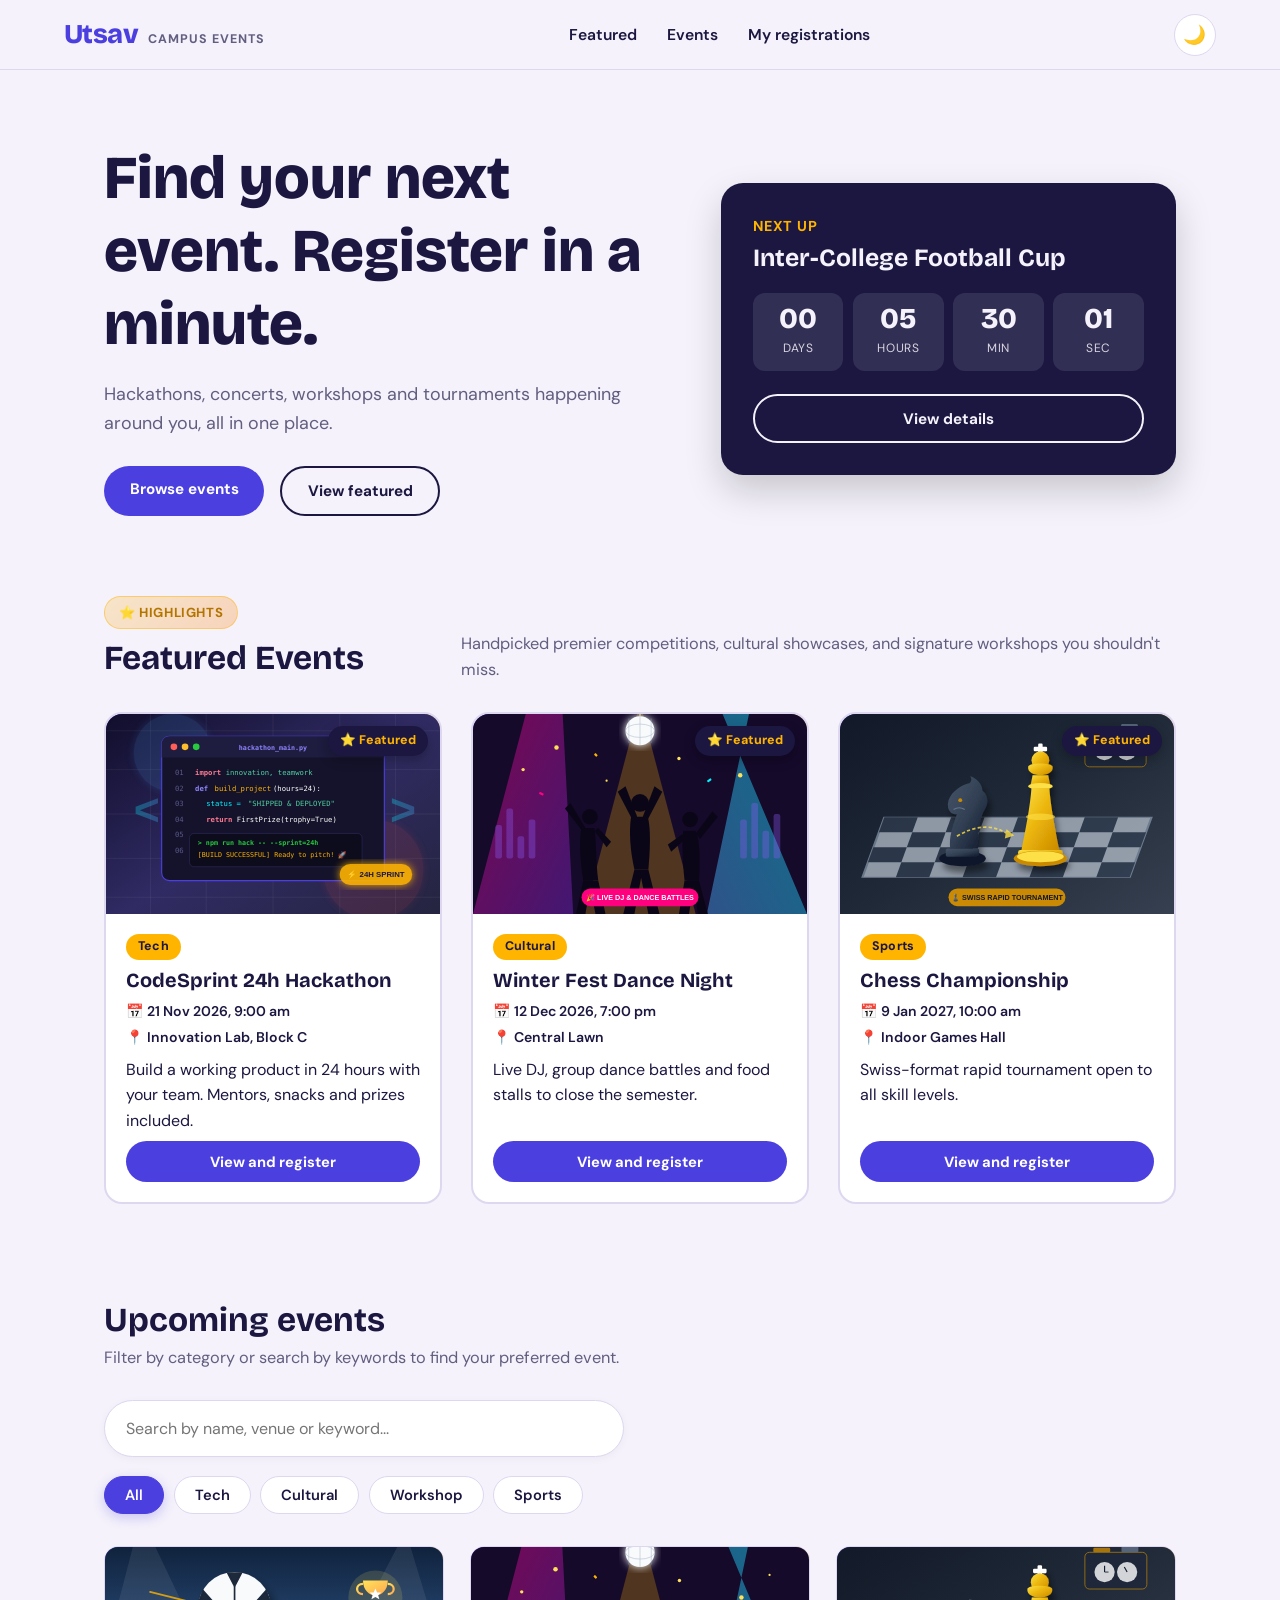
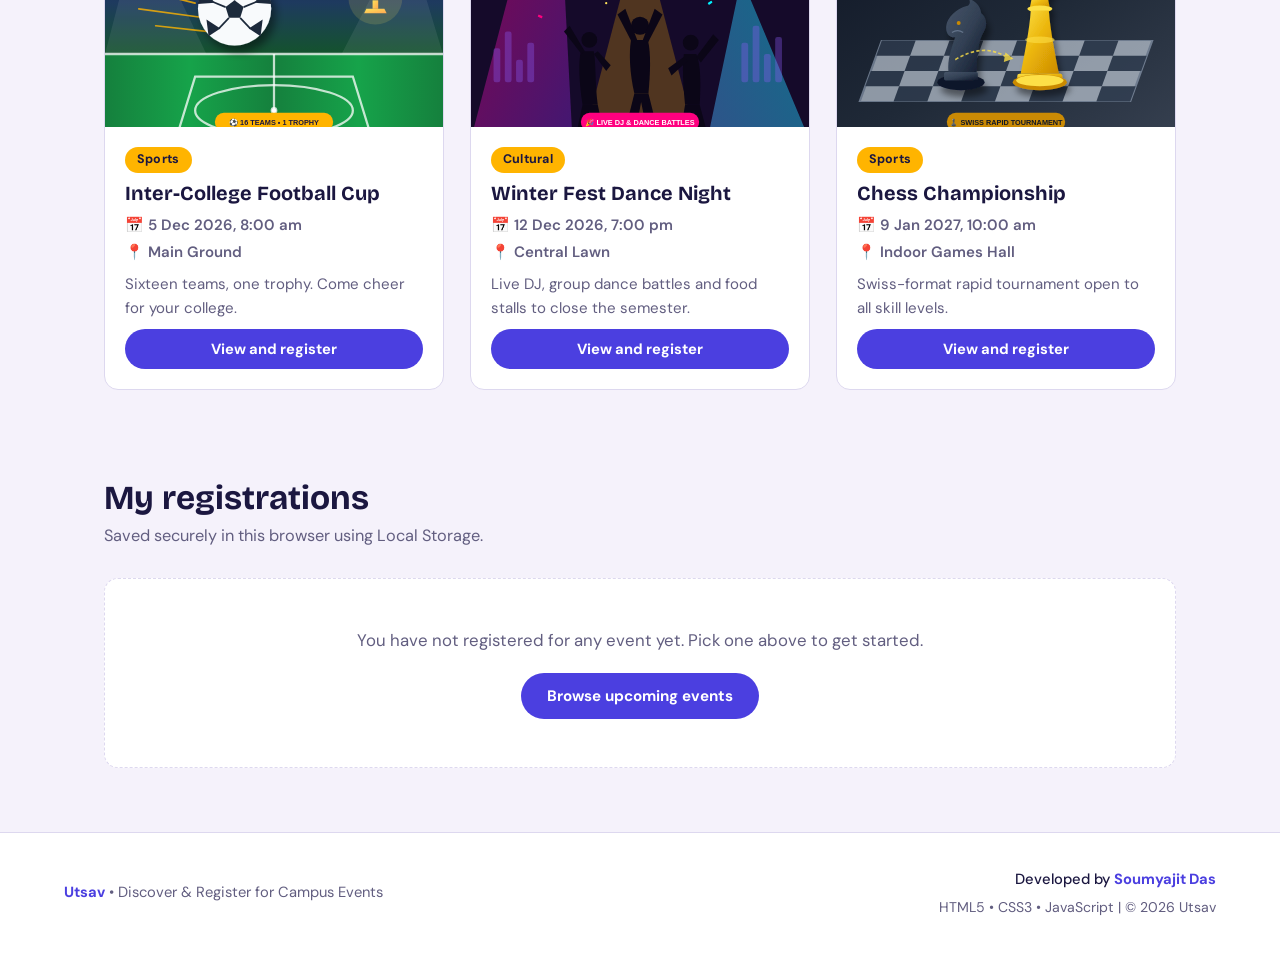
<file: index.html>
<!DOCTYPE html>
<html lang="en" data-theme="light">
<head>
<meta charset="UTF-8">
<meta name="viewport" content="width=device-width, initial-scale=1">
<title>Utsav | Discover and Register for Campus Events</title>
<meta name="description" content="Browse upcoming tech, cultural, sports and workshop events and register in under a minute.">
<link rel="preconnect" href="https://fonts.googleapis.com">
<link href="https://fonts.googleapis.com/css2?family=Bricolage+Grotesque:wght@600;700;800&family=DM+Sans:wght@400;500;700&display=swap" rel="stylesheet">
<link rel="stylesheet" href="css/style.css">
</head>
<body>
<header class="nav">
  <div class="nav-brand">
    <a href="#top" class="logo">Utsav</a>
    <span class="logo-sub">Campus Events</span>
  </div>
  <nav id="navMenu" class="nav-links" aria-label="Main navigation">
    <a href="#featured" class="nav-link">Featured</a>
    <a href="#events" class="nav-link">Events</a>
    <a href="#registrations" class="nav-link">My registrations</a>
  </nav>
  <div class="nav-actions">
    <button id="themeBtn" class="icon-btn" aria-label="Toggle dark mode" title="Toggle dark/light mode">🌙</button>
    <button id="menuToggle" class="icon-btn menu-toggle" aria-label="Toggle navigation menu" aria-expanded="false" aria-controls="navMenu">
      <span class="menu-bar"></span>
      <span class="menu-bar"></span>
      <span class="menu-bar"></span>
    </button>
  </div>
</header>

<main id="top">
  <section class="hero">
    <div class="hero-text">
      <h1>Find your next event. Register in a minute.</h1>
      <p>Hackathons, concerts, workshops and tournaments happening around you, all in one place.</p>
      <div class="hero-cta">
        <a class="btn" href="#events">Browse events</a>
        <a class="btn ghost" href="#featured">View featured</a>
      </div>
    </div>
    <aside class="next" aria-live="polite">
      <p class="next-label">Next up</p>
      <h2 id="nextTitle">Loading next event...</h2>
      <div class="timer" id="timer"></div>
      <button class="btn ghost" id="nextBtn">View details</button>
    </aside>
  </section>

  <!-- Featured Events Section -->
  <section id="featured" class="section featured-section">
    <div class="section-head">
      <div>
        <span class="badge-featured">⭐ Highlights</span>
        <h2>Featured Events</h2>
      </div>
      <p class="muted">Handpicked premier competitions, cultural showcases, and signature workshops you shouldn't miss.</p>
    </div>
    <div id="featuredGrid" class="featured-grid"></div>
  </section>

  <!-- Upcoming Events Section with Search & Filtering -->
  <section id="events" class="section">
    <div class="section-head">
      <div>
        <h2>Upcoming events</h2>
        <p class="muted">Filter by category or search by keywords to find your preferred event.</p>
      </div>
    </div>
    <div class="tools">
      <input id="search" type="search" placeholder="Search by name, venue or keyword..." aria-label="Search events">
      <div id="chips" class="chips" role="group" aria-label="Filter by category"></div>
    </div>
    <div id="grid" class="grid"></div>
    <p id="empty" class="empty" hidden>No events match your search. Try a different keyword or category.</p>
  </section>

  <!-- My Registrations Section -->
  <section id="registrations" class="section registrations-section">
    <div class="section-head">
      <div>
        <h2>My registrations</h2>
        <p class="muted">Saved securely in this browser using Local Storage.</p>
      </div>
      <div id="regSummary" class="reg-summary"></div>
    </div>
    <div id="regList" class="reg-list" role="region" aria-live="polite"></div>
  </section>
</main>

<footer class="footer">
  <div class="footer-content">
    <p class="footer-brand"><strong>Utsav</strong> • Discover &amp; Register for Campus Events</p>
    <div class="footer-right">
      <p class="footer-dev">Developed by <strong>Soumyajit Das</strong></p>
      <p class="footer-tech">HTML5 • CSS3 • JavaScript | &copy; 2026 Utsav</p>
    </div>
  </div>
</footer>

<div id="modal" class="modal" hidden>
  <div class="sheet" role="dialog" aria-modal="true" aria-labelledby="mTitle">
    <button class="close" id="closeBtn" aria-label="Close dialog">✕</button>
    <div id="mImg" class="m-img"></div>
    <div class="m-body">
      <span id="mCat" class="tag"></span>
      <h2 id="mTitle"></h2>
      <p id="mMeta" class="muted"></p>
      <p id="mDesc"></p>
      <form id="form" novalidate>
        <h3>Register for this event</h3>
        <label>Full name<input name="name" autocomplete="name" required><small></small></label>
        <label>Email<input name="email" type="email" autocomplete="email" required><small></small></label>
        <label>Phone number<input name="phone" type="tel" inputmode="numeric" maxlength="10" autocomplete="tel" required><small></small></label>
        <label>Selected event<input name="event" readonly></label>
        <button class="btn" type="submit">Confirm registration</button>
      </form>
      <div id="done" class="done" hidden></div>
    </div>
  </div>
</div>

<script src="js/data.js"></script>
<script src="js/app.js"></script>
</body>
</html>
</file>
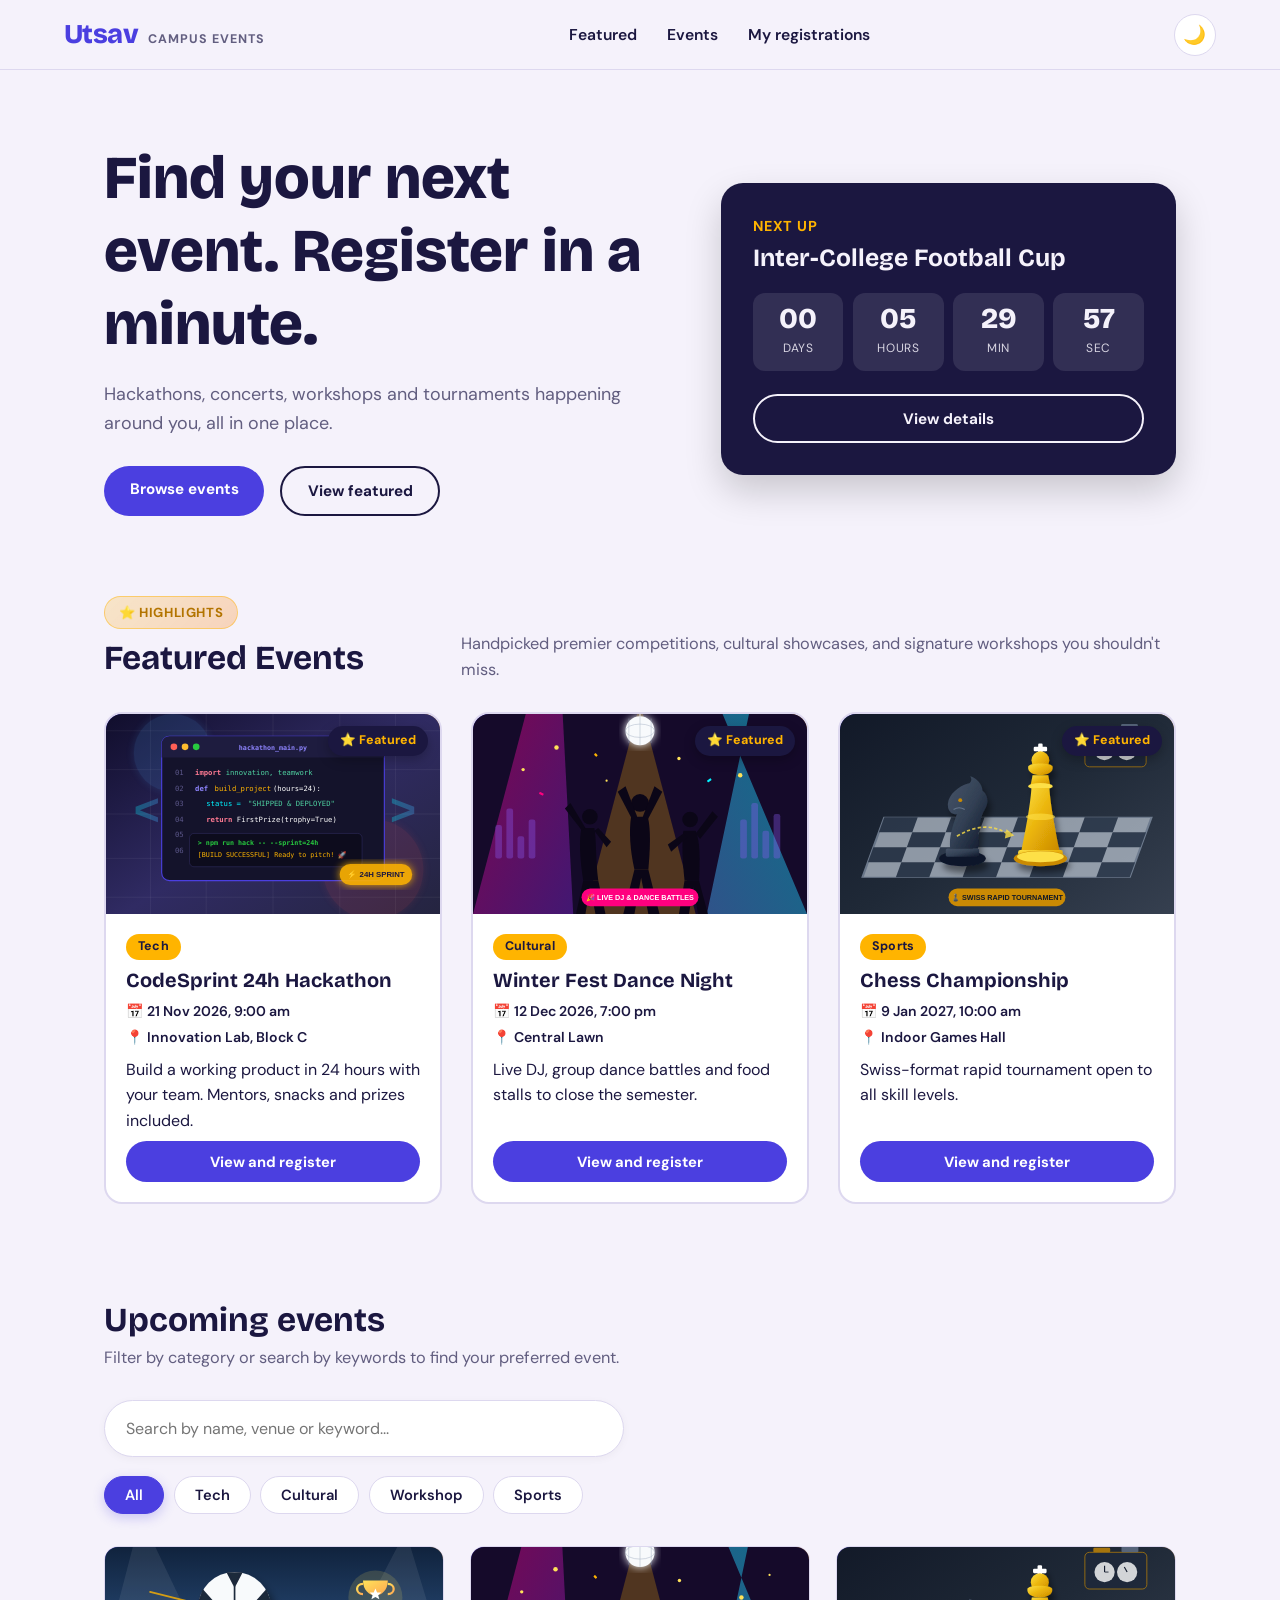
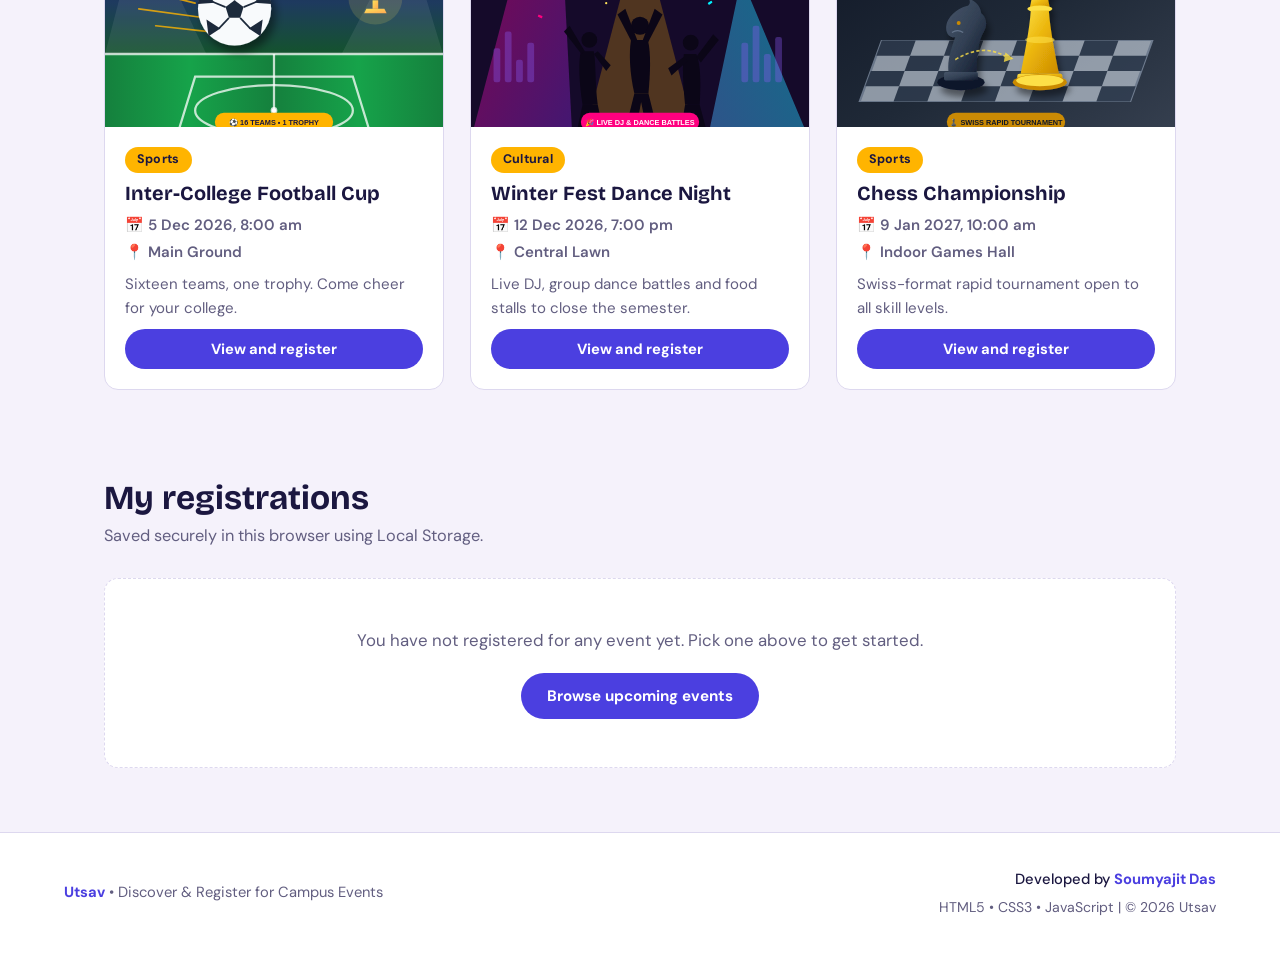
<file: utsav/index.html>
<!DOCTYPE html>
<html lang="en" data-theme="light">
<head>
<meta charset="UTF-8">
<meta name="viewport" content="width=device-width, initial-scale=1">
<title>Utsav | Discover and Register for Campus Events</title>
<meta name="description" content="Browse upcoming tech, cultural, sports and workshop events and register in under a minute.">
<link rel="preconnect" href="https://fonts.googleapis.com">
<link href="https://fonts.googleapis.com/css2?family=Bricolage+Grotesque:wght@600;700;800&family=DM+Sans:wght@400;500;700&display=swap" rel="stylesheet">
<link rel="stylesheet" href="css/style.css">
</head>
<body>
<header class="nav">
  <div class="nav-brand">
    <a href="#top" class="logo">Utsav</a>
    <span class="logo-sub">Campus Events</span>
  </div>
  <nav id="navMenu" class="nav-links" aria-label="Main navigation">
    <a href="#featured" class="nav-link">Featured</a>
    <a href="#events" class="nav-link">Events</a>
    <a href="#registrations" class="nav-link">My registrations</a>
  </nav>
  <div class="nav-actions">
    <button id="themeBtn" class="icon-btn" aria-label="Toggle dark mode" title="Toggle dark/light mode">🌙</button>
    <button id="menuToggle" class="icon-btn menu-toggle" aria-label="Toggle navigation menu" aria-expanded="false" aria-controls="navMenu">
      <span class="menu-bar"></span>
      <span class="menu-bar"></span>
      <span class="menu-bar"></span>
    </button>
  </div>
</header>

<main id="top">
  <section class="hero">
    <div class="hero-text">
      <h1>Find your next event. Register in a minute.</h1>
      <p>Hackathons, concerts, workshops and tournaments happening around you, all in one place.</p>
      <div class="hero-cta">
        <a class="btn" href="#events">Browse events</a>
        <a class="btn ghost" href="#featured">View featured</a>
      </div>
    </div>
    <aside class="next" aria-live="polite">
      <p class="next-label">Next up</p>
      <h2 id="nextTitle">Loading next event...</h2>
      <div class="timer" id="timer"></div>
      <button class="btn ghost" id="nextBtn">View details</button>
    </aside>
  </section>

  <!-- Featured Events Section -->
  <section id="featured" class="section featured-section">
    <div class="section-head">
      <div>
        <span class="badge-featured">⭐ Highlights</span>
        <h2>Featured Events</h2>
      </div>
      <p class="muted">Handpicked premier competitions, cultural showcases, and signature workshops you shouldn't miss.</p>
    </div>
    <div id="featuredGrid" class="featured-grid"></div>
  </section>

  <!-- Upcoming Events Section with Search & Filtering -->
  <section id="events" class="section">
    <div class="section-head">
      <div>
        <h2>Upcoming events</h2>
        <p class="muted">Filter by category or search by keywords to find your preferred event.</p>
      </div>
    </div>
    <div class="tools">
      <input id="search" type="search" placeholder="Search by name, venue or keyword..." aria-label="Search events">
      <div id="chips" class="chips" role="group" aria-label="Filter by category"></div>
    </div>
    <div id="grid" class="grid"></div>
    <p id="empty" class="empty" hidden>No events match your search. Try a different keyword or category.</p>
  </section>

  <!-- My Registrations Section -->
  <section id="registrations" class="section registrations-section">
    <div class="section-head">
      <div>
        <h2>My registrations</h2>
        <p class="muted">Saved securely in this browser using Local Storage.</p>
      </div>
      <div id="regSummary" class="reg-summary"></div>
    </div>
    <div id="regList" class="reg-list" role="region" aria-live="polite"></div>
  </section>
</main>

<footer class="footer">
  <div class="footer-content">
    <p class="footer-brand"><strong>Utsav</strong> • Discover &amp; Register for Campus Events</p>
    <div class="footer-right">
      <p class="footer-dev">Developed by <strong>Soumyajit Das</strong></p>
      <p class="footer-tech">HTML5 • CSS3 • JavaScript | &copy; 2026 Utsav</p>
    </div>
  </div>
</footer>

<div id="modal" class="modal" hidden>
  <div class="sheet" role="dialog" aria-modal="true" aria-labelledby="mTitle">
    <button class="close" id="closeBtn" aria-label="Close dialog">✕</button>
    <div id="mImg" class="m-img"></div>
    <div class="m-body">
      <span id="mCat" class="tag"></span>
      <h2 id="mTitle"></h2>
      <p id="mMeta" class="muted"></p>
      <p id="mDesc"></p>
      <form id="form" novalidate>
        <h3>Register for this event</h3>
        <label>Full name<input name="name" autocomplete="name" required><small></small></label>
        <label>Email<input name="email" type="email" autocomplete="email" required><small></small></label>
        <label>Phone number<input name="phone" type="tel" inputmode="numeric" maxlength="10" autocomplete="tel" required><small></small></label>
        <label>Selected event<input name="event" readonly></label>
        <button class="btn" type="submit">Confirm registration</button>
      </form>
      <div id="done" class="done" hidden></div>
    </div>
  </div>
</div>

<script src="js/data.js"></script>
<script src="js/app.js"></script>
</body>
</html>
</file>
<file: css/style.css>
:root {
  --bg: #f5f2fb;
  --card: #ffffff;
  --ink: #1b1740;
  --muted: #625e80;
  --accent: #4b3fe0;
  --accent-ink: #ffffff;
  --sun: #ffb400;
  --line: #ddd8ef;
  --err: #c8284b;
  --ok: #12805c;
  --r: 14px;
}

[data-theme="dark"] {
  --bg: #12102a;
  --card: #1c1940;
  --ink: #efecff;
  --muted: #a9a5cc;
  --accent: #8f85ff;
  --accent-ink: #12102a;
  --line: #322e63;
  --err: #ff7a93;
  --ok: #4fd1a1;
}

* {
  box-sizing: border-box;
  margin: 0;
  padding: 0;
}

html {
  scroll-behavior: smooth;
  scroll-padding-top: 80px;
}

body {
  font-family: 'DM Sans', system-ui, -apple-system, BlinkMacSystemFont, 'Segoe UI', Roboto, sans-serif;
  background: var(--bg);
  color: var(--ink);
  line-height: 1.6;
  min-height: 100vh;
  display: flex;
  flex-direction: column;
  transition: background 0.3s ease, color 0.3s ease;
  overflow-x: hidden;
}

h1, h2, h3, .logo {
  font-family: 'Bricolage Grotesque', system-ui, sans-serif;
  line-height: 1.2;
}

a {
  color: inherit;
  text-decoration: none;
}

:focus-visible {
  outline: 3px solid var(--sun);
  outline-offset: 2px;
}

/* ==================== Navigation Bar ==================== */
.nav {
  position: sticky;
  top: 0;
  z-index: 100;
  display: flex;
  justify-content: space-between;
  align-items: center;
  padding: 0.85rem 5vw;
  background: var(--bg);
  border-bottom: 1px solid var(--line);
  transition: background 0.3s ease, border-color 0.3s ease;
}

.nav-brand {
  display: flex;
  align-items: baseline;
  gap: 0.6rem;
}

.logo {
  font-size: 1.7rem;
  font-weight: 800;
  color: var(--accent);
  letter-spacing: -0.02em;
}

.logo-sub {
  font-size: 0.78rem;
  font-weight: 700;
  text-transform: uppercase;
  letter-spacing: 0.08em;
  color: var(--muted);
}

.nav-links {
  display: flex;
  gap: 1.5rem;
  align-items: center;
}

.nav-link {
  font-weight: 600;
  font-size: 0.98rem;
  color: var(--ink);
  position: relative;
  padding: 0.4rem 0.2rem;
  transition: color 0.2s ease;
}

.nav-link:hover {
  color: var(--accent);
}

.nav-actions {
  display: flex;
  align-items: center;
  gap: 0.75rem;
}

.icon-btn {
  background: var(--card);
  border: 1px solid var(--line);
  border-radius: 50%;
  width: 42px;
  height: 42px;
  display: inline-flex;
  align-items: center;
  justify-content: center;
  cursor: pointer;
  font-size: 1.15rem;
  color: var(--ink);
  transition: transform 0.2s ease, border-color 0.2s ease, background 0.2s ease;
}

.icon-btn:hover {
  transform: translateY(-2px);
  border-color: var(--accent);
}

/* Hamburger Menu Toggle Button */
.menu-toggle {
  display: none;
  flex-direction: column;
  justify-content: center;
  gap: 5px;
  padding: 10px;
}

.menu-bar {
  display: block;
  width: 20px;
  height: 2px;
  background-color: var(--ink);
  border-radius: 2px;
  transition: transform 0.3s ease, opacity 0.3s ease;
}

.menu-toggle.active .menu-bar:nth-child(1) {
  transform: translateY(7px) rotate(45deg);
}

.menu-toggle.active .menu-bar:nth-child(2) {
  opacity: 0;
}

.menu-toggle.active .menu-bar:nth-child(3) {
  transform: translateY(-7px) rotate(-45deg);
}

/* ==================== Buttons & Common UI ==================== */
.btn {
  display: inline-block;
  background: var(--accent);
  color: var(--accent-ink);
  border: 0;
  border-radius: 999px;
  padding: 0.8rem 1.6rem;
  font: 700 0.95rem 'DM Sans', sans-serif;
  cursor: pointer;
  text-decoration: none;
  text-align: center;
  transition: transform 0.2s ease, box-shadow 0.2s ease, background-color 0.2s ease;
}

.btn:hover {
  transform: translateY(-2px);
  box-shadow: 0 8px 20px rgba(75, 63, 224, 0.3);
}

.btn.ghost {
  background: transparent;
  color: var(--ink);
  border: 2px solid var(--ink);
}

.btn.ghost:hover {
  background: var(--ink);
  color: var(--bg);
  box-shadow: none;
}

/* ==================== Hero Section ==================== */
.hero {
  display: grid;
  grid-template-columns: 1.25fr 1fr;
  gap: 3rem;
  align-items: center;
  padding: 4.5rem 5vw 3.5rem;
  max-width: 1200px;
  margin: 0 auto;
}

.hero-text h1 {
  font-size: clamp(2.3rem, 5.2vw, 3.8rem);
  font-weight: 800;
  margin-bottom: 1.2rem;
  animation: rise 0.8s cubic-bezier(0.16, 1, 0.3, 1) both;
}

.hero-text p {
  max-width: 46ch;
  color: var(--muted);
  margin-bottom: 1.8rem;
  font-size: 1.12rem;
}

.hero-cta {
  display: flex;
  gap: 1rem;
  flex-wrap: wrap;
}

.next {
  background: var(--ink);
  color: var(--bg);
  border-radius: 22px;
  padding: 2rem;
  box-shadow: 0 16px 36px rgba(0, 0, 0, 0.18);
  animation: rise 0.8s 0.15s cubic-bezier(0.16, 1, 0.3, 1) both;
}

.next-label {
  color: var(--sun);
  font-weight: 700;
  font-size: 0.9rem;
  text-transform: uppercase;
  letter-spacing: 0.06em;
  margin-bottom: 0.4rem;
}

.next h2 {
  font-size: 1.55rem;
  margin-bottom: 1.2rem;
}

.timer {
  display: grid;
  grid-template-columns: repeat(4, 1fr);
  gap: 0.6rem;
  margin-bottom: 1.4rem;
}

.timer div {
  background: rgba(255, 255, 255, 0.1);
  border-radius: 12px;
  text-align: center;
  padding: 0.75rem 0.2rem;
}

.timer b {
  display: block;
  font: 800 1.8rem 'Bricolage Grotesque', sans-serif;
  line-height: 1;
}

.timer span {
  font-size: 0.75rem;
  opacity: 0.85;
  text-transform: uppercase;
  letter-spacing: 0.05em;
}

.next .btn.ghost {
  color: var(--bg);
  border-color: var(--bg);
  width: 100%;
}

.next .btn.ghost:hover {
  background: var(--bg);
  color: var(--ink);
}

@keyframes rise {
  from { opacity: 0; transform: translateY(24px); }
  to { opacity: 1; transform: none; }
}

/* ==================== Sections Layout ==================== */
.section {
  max-width: 1200px;
  width: 100%;
  margin: 0 auto;
  padding: 3.5rem 5vw;
}

.section-head {
  display: flex;
  justify-content: space-between;
  align-items: flex-end;
  gap: 1.5rem;
  margin-bottom: 1.8rem;
  flex-wrap: wrap;
}

.section-head h2 {
  font-size: 2.1rem;
  margin-bottom: 0.3rem;
}

.section-head p {
  color: var(--muted);
  font-size: 1.02rem;
  max-width: 65ch;
}

.muted {
  color: var(--muted);
}

/* ==================== Featured Events Section ==================== */
.featured-section {
  padding-top: 1.5rem;
  padding-bottom: 2.5rem;
}

.badge-featured {
  display: inline-flex;
  align-items: center;
  gap: 0.35rem;
  background: linear-gradient(135deg, rgba(255, 180, 0, 0.2), rgba(255, 120, 0, 0.25));
  color: #b37400;
  border: 1px solid rgba(255, 180, 0, 0.45);
  font-size: 0.82rem;
  font-weight: 700;
  text-transform: uppercase;
  letter-spacing: 0.05em;
  padding: 0.3rem 0.85rem;
  border-radius: 999px;
  margin-bottom: 0.6rem;
}

[data-theme="dark"] .badge-featured {
  color: #ffc947;
  border-color: rgba(255, 180, 0, 0.35);
}

.featured-grid {
  display: grid;
  grid-template-columns: repeat(auto-fit, minmax(320px, 1fr));
  gap: 1.8rem;
}

.featured-card {
  background: var(--card);
  border: 2px solid var(--line);
  border-radius: 18px;
  overflow: hidden;
  display: flex;
  flex-direction: column;
  position: relative;
  cursor: pointer;
  transition: transform 0.28s ease, box-shadow 0.28s ease, border-color 0.28s ease;
}

.featured-card:hover {
  transform: translateY(-6px);
  border-color: var(--accent);
  box-shadow: 0 16px 36px rgba(75, 63, 224, 0.16);
}

.featured-card .thumb {
  height: 200px;
  position: relative;
}

.featured-pill {
  position: absolute;
  top: 12px;
  right: 12px;
  background: var(--ink);
  color: var(--sun);
  font-size: 0.78rem;
  font-weight: 800;
  padding: 0.3rem 0.75rem;
  border-radius: 999px;
  box-shadow: 0 4px 12px rgba(0, 0, 0, 0.25);
  z-index: 2;
}

/* ==================== Search & Category Tools ==================== */
.tools {
  display: flex;
  flex-direction: column;
  gap: 1.2rem;
  margin-bottom: 2rem;
}

#search {
  width: 100%;
  max-width: 520px;
  padding: 0.9rem 1.3rem;
  border-radius: 999px;
  border: 1px solid var(--line);
  background: var(--card);
  color: var(--ink);
  font: inherit;
  font-size: 1rem;
  box-shadow: 0 2px 8px rgba(0, 0, 0, 0.04);
  transition: border-color 0.2s ease, box-shadow 0.2s ease;
}

#search:focus {
  border-color: var(--accent);
  box-shadow: 0 0 0 4px rgba(75, 63, 224, 0.15);
  outline: none;
}

.chips {
  display: flex;
  flex-wrap: wrap;
  gap: 0.6rem;
}

.chip {
  padding: 0.5rem 1.25rem;
  border-radius: 999px;
  border: 1px solid var(--line);
  background: var(--card);
  color: var(--ink);
  cursor: pointer;
  font: 600 0.92rem 'DM Sans', sans-serif;
  transition: all 0.2s ease;
}

.chip:hover {
  border-color: var(--accent);
}

.chip.on {
  background: var(--accent);
  color: var(--accent-ink);
  border-color: var(--accent);
  box-shadow: 0 4px 12px rgba(75, 63, 224, 0.25);
}

/* ==================== Upcoming Events Grid ==================== */
.grid {
  display: grid;
  grid-template-columns: repeat(auto-fill, minmax(280px, 1fr));
  gap: 1.6rem;
}

.card {
  background: var(--card);
  border: 1px solid var(--line);
  border-radius: var(--r);
  overflow: hidden;
  display: flex;
  flex-direction: column;
  cursor: pointer;
  transition: transform 0.25s ease, box-shadow 0.25s ease, border-color 0.25s ease;
}

.card:hover {
  transform: translateY(-5px);
  border-color: var(--accent);
  box-shadow: 0 14px 30px rgba(27, 23, 64, 0.12);
}

.thumb {
  height: 180px;
  background: linear-gradient(135deg, var(--accent), var(--sun));
  overflow: hidden;
  position: relative;
}

.thumb img,
.m-img img {
  width: 100%;
  height: 100%;
  object-fit: cover;
  display: block;
  transition: transform 0.4s ease;
}

.card:hover .thumb img,
.featured-card:hover .thumb img {
  transform: scale(1.04);
}

.card-body {
  padding: 1.25rem;
  display: flex;
  flex-direction: column;
  gap: 0.5rem;
  flex: 1;
}

.card h3,
.featured-card h3 {
  font-size: 1.25rem;
  color: var(--ink);
}

.card p {
  color: var(--muted);
  font-size: 0.94rem;
}

.meta {
  font-size: 0.88rem;
  font-weight: 600;
  color: var(--ink);
  display: flex;
  flex-direction: column;
  gap: 0.2rem;
}

.meta span {
  display: inline-flex;
  align-items: center;
  gap: 0.35rem;
}

.tag {
  display: inline-block;
  align-self: flex-start;
  background: var(--sun);
  color: #1b1740;
  font-size: 0.78rem;
  font-weight: 700;
  padding: 0.2rem 0.75rem;
  border-radius: 999px;
  letter-spacing: 0.02em;
}

.card .btn,
.featured-card .btn {
  margin-top: auto;
  text-align: center;
  padding: 0.65rem 1.2rem;
  font-size: 0.92rem;
}

.empty {
  text-align: center;
  color: var(--muted);
  padding: 3rem 1rem;
  font-size: 1.1rem;
  background: var(--card);
  border: 1px dashed var(--line);
  border-radius: var(--r);
}

/* ==================== My Registrations Section ==================== */
.registrations-section {
  padding-top: 2rem;
  padding-bottom: 4rem;
}

.reg-summary {
  display: inline-flex;
  align-items: center;
  font-size: 0.9rem;
  font-weight: 700;
  color: var(--accent);
}

.reg-list {
  display: grid;
  grid-template-columns: repeat(auto-fill, minmax(340px, 1fr));
  gap: 1.3rem;
  margin-top: 1rem;
}

.reg-card {
  background: var(--card);
  border: 1px solid var(--line);
  border-radius: var(--r);
  padding: 1.35rem;
  display: flex;
  flex-direction: column;
  gap: 1rem;
  box-shadow: 0 4px 16px rgba(0, 0, 0, 0.04);
  transition: transform 0.2s ease, box-shadow 0.2s ease;
}

.reg-card:hover {
  transform: translateY(-2px);
  box-shadow: 0 8px 24px rgba(0, 0, 0, 0.08);
}

.reg-card-head {
  display: flex;
  justify-content: space-between;
  align-items: flex-start;
  gap: 0.8rem;
  border-bottom: 1px solid var(--line);
  padding-bottom: 0.75rem;
}

.reg-card-head h3 {
  font-size: 1.2rem;
  color: var(--ink);
}

.status-badge {
  display: inline-flex;
  align-items: center;
  gap: 0.3rem;
  padding: 0.25rem 0.75rem;
  border-radius: 999px;
  font-size: 0.78rem;
  font-weight: 700;
  letter-spacing: 0.03em;
  white-space: nowrap;
}

.status-badge.confirmed {
  background: rgba(18, 128, 92, 0.12);
  color: var(--ok);
  border: 1px solid rgba(18, 128, 92, 0.3);
}

.reg-details {
  display: grid;
  gap: 0.45rem;
  font-size: 0.92rem;
}

.reg-item {
  display: flex;
  gap: 0.5rem;
  color: var(--ink);
}

.reg-label {
  font-weight: 600;
  color: var(--muted);
  min-width: 110px;
}

.reg-value {
  color: var(--ink);
  word-break: break-word;
}

.reg-card-actions {
  display: flex;
  justify-content: flex-end;
  border-top: 1px solid var(--line);
  padding-top: 0.85rem;
  margin-top: auto;
}

.btn-cancel {
  background: transparent;
  color: var(--err);
  border: 1px solid var(--err);
  border-radius: 8px;
  padding: 0.45rem 1rem;
  font: 700 0.85rem 'DM Sans', sans-serif;
  cursor: pointer;
  transition: all 0.2s ease;
}

.btn-cancel:hover {
  background: var(--err);
  color: #ffffff;
}

.reg-empty {
  grid-column: 1 / -1;
  text-align: center;
  padding: 3rem 1.5rem;
  background: var(--card);
  border: 1px dashed var(--line);
  border-radius: var(--r);
  color: var(--muted);
}

.reg-empty p {
  font-size: 1.05rem;
  margin-bottom: 1.2rem;
}

/* ==================== Footer ==================== */
.footer {
  margin-top: auto;
  border-top: 1px solid var(--line);
  background: var(--card);
  padding: 2.2rem 5vw;
}

.footer-content {
  max-width: 1200px;
  margin: 0 auto;
  display: flex;
  justify-content: space-between;
  align-items: center;
  flex-wrap: wrap;
  gap: 1.2rem;
  font-size: 0.92rem;
  color: var(--muted);
}

.footer-brand strong {
  color: var(--accent);
}

.footer-right {
  display: flex;
  flex-direction: column;
  align-items: flex-end;
  gap: 0.25rem;
  text-align: right;
}

.footer-dev {
  color: var(--ink);
  font-weight: 500;
}

.footer-dev strong {
  color: var(--accent);
  font-weight: 700;
}

.footer-tech {
  color: var(--muted);
  font-size: 0.88rem;
}

/* ==================== Modal Details & Registration ==================== */
.modal {
  position: fixed;
  inset: 0;
  background: rgba(10, 8, 30, 0.7);
  display: grid;
  place-items: center;
  padding: 1.2rem;
  z-index: 500;
  animation: fade 0.25s ease-out;
}

.modal[hidden] {
  display: none;
}

.sheet {
  background: var(--card);
  border-radius: 22px;
  max-width: 620px;
  width: 100%;
  max-height: 90vh;
  overflow-y: auto;
  position: relative;
  box-shadow: 0 20px 50px rgba(0, 0, 0, 0.3);
  animation: pop 0.3s cubic-bezier(0.16, 1, 0.3, 1);
}

@keyframes fade {
  from { opacity: 0; }
  to { opacity: 1; }
}

@keyframes pop {
  from { opacity: 0; transform: scale(0.95); }
  to { opacity: 1; transform: scale(1); }
}

.close {
  position: absolute;
  top: 1rem;
  right: 1rem;
  z-index: 10;
  width: 38px;
  height: 38px;
  border-radius: 50%;
  border: 1px solid var(--line);
  background: var(--card);
  color: var(--ink);
  cursor: pointer;
  display: flex;
  align-items: center;
  justify-content: center;
  font-size: 1.1rem;
  transition: transform 0.2s ease, background 0.2s ease;
}

.close:hover {
  transform: scale(1.08);
  border-color: var(--accent);
}

.m-img {
  height: 230px;
  background: linear-gradient(135deg, var(--accent), var(--sun));
  overflow: hidden;
}

.m-body {
  padding: 1.6rem;
  display: grid;
  gap: 0.8rem;
}

.m-body h2 {
  font-size: 1.9rem;
  color: var(--ink);
}

form {
  display: grid;
  gap: 1rem;
  margin-top: 0.8rem;
  padding-top: 1.2rem;
  border-top: 1px solid var(--line);
}

form h3 {
  font-size: 1.25rem;
  color: var(--ink);
}

label {
  display: grid;
  gap: 0.3rem;
  font-weight: 600;
  font-size: 0.92rem;
  color: var(--ink);
}

label input {
  padding: 0.75rem 0.95rem;
  border: 1px solid var(--line);
  border-radius: 10px;
  background: var(--bg);
  color: var(--ink);
  font: inherit;
  font-size: 0.95rem;
  transition: border-color 0.2s ease, box-shadow 0.2s ease;
}

label input:focus {
  border-color: var(--accent);
  box-shadow: 0 0 0 3px rgba(75, 63, 224, 0.15);
  outline: none;
}

label input.bad {
  border-color: var(--err);
  background: rgba(200, 40, 75, 0.04);
}

label input[readonly] {
  opacity: 0.8;
  cursor: default;
  background: var(--card);
}

small {
  color: var(--err);
  min-height: 1.1em;
  font-size: 0.82rem;
  font-weight: 500;
}

.done {
  background: rgba(18, 128, 92, 0.1);
  border: 1px solid var(--ok);
  border-radius: var(--r);
  padding: 1.4rem;
  animation: pop 0.4s ease-out;
}

.done h3 {
  color: var(--ok);
  margin-bottom: 0.4rem;
  font-size: 1.3rem;
}

.done p {
  color: var(--ink);
  font-size: 0.98rem;
}

/* ==================== Responsive Queries ==================== */
@media (max-width: 820px) {
  .hero {
    grid-template-columns: 1fr;
    padding-top: 2.5rem;
    gap: 2rem;
  }

  /* Hamburger toggle is visible */
  .menu-toggle {
    display: flex;
  }

  /* Nav Links drawer dropdown for mobile & tablet */
  .nav-links {
    position: absolute;
    top: 100%;
    left: 0;
    right: 0;
    background: var(--card);
    border-bottom: 2px solid var(--line);
    box-shadow: 0 16px 30px rgba(0, 0, 0, 0.12);
    flex-direction: column;
    align-items: stretch;
    gap: 0;
    padding: 0.8rem 5vw 1.2rem;
    display: none;
    animation: fade 0.2s ease-out;
  }

  .nav-links.open {
    display: flex;
  }

  .nav-link {
    padding: 0.9rem 0.5rem;
    border-bottom: 1px solid var(--line);
    font-size: 1.05rem;
  }

  .nav-link:last-child {
    border-bottom: none;
  }

  .featured-grid {
    grid-template-columns: 1fr;
  }

  .grid {
    grid-template-columns: repeat(auto-fill, minmax(260px, 1fr));
  }

  .reg-list {
    grid-template-columns: 1fr;
  }

  .section-head {
    flex-direction: column;
    align-items: flex-start;
  }

  .footer-content {
    flex-direction: column;
    text-align: center;
    align-items: center;
    gap: 0.9rem;
  }

  .footer-right {
    align-items: center;
    text-align: center;
  }
}

@media (max-width: 480px) {
  .hero-cta {
    flex-direction: column;
  }
  .hero-cta .btn {
    width: 100%;
  }
  .timer b {
    font-size: 1.4rem;
  }
  .sheet {
    max-height: 94vh;
    border-radius: 16px;
  }
  .m-body {
    padding: 1.2rem;
  }
  .reg-item {
    flex-direction: column;
    gap: 0.1rem;
  }
  .reg-label {
    min-width: auto;
  }
}

@media (prefers-reduced-motion: reduce) {
  * {
    animation: none !important;
    transition: none !important;
  }
}
</file>
<file: utsav/css/style.css>
:root {
  --bg: #f5f2fb;
  --card: #ffffff;
  --ink: #1b1740;
  --muted: #625e80;
  --accent: #4b3fe0;
  --accent-ink: #ffffff;
  --sun: #ffb400;
  --line: #ddd8ef;
  --err: #c8284b;
  --ok: #12805c;
  --r: 14px;
}

[data-theme="dark"] {
  --bg: #12102a;
  --card: #1c1940;
  --ink: #efecff;
  --muted: #a9a5cc;
  --accent: #8f85ff;
  --accent-ink: #12102a;
  --line: #322e63;
  --err: #ff7a93;
  --ok: #4fd1a1;
}

* {
  box-sizing: border-box;
  margin: 0;
  padding: 0;
}

html {
  scroll-behavior: smooth;
  scroll-padding-top: 80px;
}

body {
  font-family: 'DM Sans', system-ui, -apple-system, BlinkMacSystemFont, 'Segoe UI', Roboto, sans-serif;
  background: var(--bg);
  color: var(--ink);
  line-height: 1.6;
  min-height: 100vh;
  display: flex;
  flex-direction: column;
  transition: background 0.3s ease, color 0.3s ease;
  overflow-x: hidden;
}

h1, h2, h3, .logo {
  font-family: 'Bricolage Grotesque', system-ui, sans-serif;
  line-height: 1.2;
}

a {
  color: inherit;
  text-decoration: none;
}

:focus-visible {
  outline: 3px solid var(--sun);
  outline-offset: 2px;
}

/* ==================== Navigation Bar ==================== */
.nav {
  position: sticky;
  top: 0;
  z-index: 100;
  display: flex;
  justify-content: space-between;
  align-items: center;
  padding: 0.85rem 5vw;
  background: var(--bg);
  border-bottom: 1px solid var(--line);
  transition: background 0.3s ease, border-color 0.3s ease;
}

.nav-brand {
  display: flex;
  align-items: baseline;
  gap: 0.6rem;
}

.logo {
  font-size: 1.7rem;
  font-weight: 800;
  color: var(--accent);
  letter-spacing: -0.02em;
}

.logo-sub {
  font-size: 0.78rem;
  font-weight: 700;
  text-transform: uppercase;
  letter-spacing: 0.08em;
  color: var(--muted);
}

.nav-links {
  display: flex;
  gap: 1.5rem;
  align-items: center;
}

.nav-link {
  font-weight: 600;
  font-size: 0.98rem;
  color: var(--ink);
  position: relative;
  padding: 0.4rem 0.2rem;
  transition: color 0.2s ease;
}

.nav-link:hover {
  color: var(--accent);
}

.nav-actions {
  display: flex;
  align-items: center;
  gap: 0.75rem;
}

.icon-btn {
  background: var(--card);
  border: 1px solid var(--line);
  border-radius: 50%;
  width: 42px;
  height: 42px;
  display: inline-flex;
  align-items: center;
  justify-content: center;
  cursor: pointer;
  font-size: 1.15rem;
  color: var(--ink);
  transition: transform 0.2s ease, border-color 0.2s ease, background 0.2s ease;
}

.icon-btn:hover {
  transform: translateY(-2px);
  border-color: var(--accent);
}

/* Hamburger Menu Toggle Button */
.menu-toggle {
  display: none;
  flex-direction: column;
  justify-content: center;
  gap: 5px;
  padding: 10px;
}

.menu-bar {
  display: block;
  width: 20px;
  height: 2px;
  background-color: var(--ink);
  border-radius: 2px;
  transition: transform 0.3s ease, opacity 0.3s ease;
}

.menu-toggle.active .menu-bar:nth-child(1) {
  transform: translateY(7px) rotate(45deg);
}

.menu-toggle.active .menu-bar:nth-child(2) {
  opacity: 0;
}

.menu-toggle.active .menu-bar:nth-child(3) {
  transform: translateY(-7px) rotate(-45deg);
}

/* ==================== Buttons & Common UI ==================== */
.btn {
  display: inline-block;
  background: var(--accent);
  color: var(--accent-ink);
  border: 0;
  border-radius: 999px;
  padding: 0.8rem 1.6rem;
  font: 700 0.95rem 'DM Sans', sans-serif;
  cursor: pointer;
  text-decoration: none;
  text-align: center;
  transition: transform 0.2s ease, box-shadow 0.2s ease, background-color 0.2s ease;
}

.btn:hover {
  transform: translateY(-2px);
  box-shadow: 0 8px 20px rgba(75, 63, 224, 0.3);
}

.btn.ghost {
  background: transparent;
  color: var(--ink);
  border: 2px solid var(--ink);
}

.btn.ghost:hover {
  background: var(--ink);
  color: var(--bg);
  box-shadow: none;
}

/* ==================== Hero Section ==================== */
.hero {
  display: grid;
  grid-template-columns: 1.25fr 1fr;
  gap: 3rem;
  align-items: center;
  padding: 4.5rem 5vw 3.5rem;
  max-width: 1200px;
  margin: 0 auto;
}

.hero-text h1 {
  font-size: clamp(2.3rem, 5.2vw, 3.8rem);
  font-weight: 800;
  margin-bottom: 1.2rem;
  animation: rise 0.8s cubic-bezier(0.16, 1, 0.3, 1) both;
}

.hero-text p {
  max-width: 46ch;
  color: var(--muted);
  margin-bottom: 1.8rem;
  font-size: 1.12rem;
}

.hero-cta {
  display: flex;
  gap: 1rem;
  flex-wrap: wrap;
}

.next {
  background: var(--ink);
  color: var(--bg);
  border-radius: 22px;
  padding: 2rem;
  box-shadow: 0 16px 36px rgba(0, 0, 0, 0.18);
  animation: rise 0.8s 0.15s cubic-bezier(0.16, 1, 0.3, 1) both;
}

.next-label {
  color: var(--sun);
  font-weight: 700;
  font-size: 0.9rem;
  text-transform: uppercase;
  letter-spacing: 0.06em;
  margin-bottom: 0.4rem;
}

.next h2 {
  font-size: 1.55rem;
  margin-bottom: 1.2rem;
}

.timer {
  display: grid;
  grid-template-columns: repeat(4, 1fr);
  gap: 0.6rem;
  margin-bottom: 1.4rem;
}

.timer div {
  background: rgba(255, 255, 255, 0.1);
  border-radius: 12px;
  text-align: center;
  padding: 0.75rem 0.2rem;
}

.timer b {
  display: block;
  font: 800 1.8rem 'Bricolage Grotesque', sans-serif;
  line-height: 1;
}

.timer span {
  font-size: 0.75rem;
  opacity: 0.85;
  text-transform: uppercase;
  letter-spacing: 0.05em;
}

.next .btn.ghost {
  color: var(--bg);
  border-color: var(--bg);
  width: 100%;
}

.next .btn.ghost:hover {
  background: var(--bg);
  color: var(--ink);
}

@keyframes rise {
  from { opacity: 0; transform: translateY(24px); }
  to { opacity: 1; transform: none; }
}

/* ==================== Sections Layout ==================== */
.section {
  max-width: 1200px;
  width: 100%;
  margin: 0 auto;
  padding: 3.5rem 5vw;
}

.section-head {
  display: flex;
  justify-content: space-between;
  align-items: flex-end;
  gap: 1.5rem;
  margin-bottom: 1.8rem;
  flex-wrap: wrap;
}

.section-head h2 {
  font-size: 2.1rem;
  margin-bottom: 0.3rem;
}

.section-head p {
  color: var(--muted);
  font-size: 1.02rem;
  max-width: 65ch;
}

.muted {
  color: var(--muted);
}

/* ==================== Featured Events Section ==================== */
.featured-section {
  padding-top: 1.5rem;
  padding-bottom: 2.5rem;
}

.badge-featured {
  display: inline-flex;
  align-items: center;
  gap: 0.35rem;
  background: linear-gradient(135deg, rgba(255, 180, 0, 0.2), rgba(255, 120, 0, 0.25));
  color: #b37400;
  border: 1px solid rgba(255, 180, 0, 0.45);
  font-size: 0.82rem;
  font-weight: 700;
  text-transform: uppercase;
  letter-spacing: 0.05em;
  padding: 0.3rem 0.85rem;
  border-radius: 999px;
  margin-bottom: 0.6rem;
}

[data-theme="dark"] .badge-featured {
  color: #ffc947;
  border-color: rgba(255, 180, 0, 0.35);
}

.featured-grid {
  display: grid;
  grid-template-columns: repeat(auto-fit, minmax(320px, 1fr));
  gap: 1.8rem;
}

.featured-card {
  background: var(--card);
  border: 2px solid var(--line);
  border-radius: 18px;
  overflow: hidden;
  display: flex;
  flex-direction: column;
  position: relative;
  cursor: pointer;
  transition: transform 0.28s ease, box-shadow 0.28s ease, border-color 0.28s ease;
}

.featured-card:hover {
  transform: translateY(-6px);
  border-color: var(--accent);
  box-shadow: 0 16px 36px rgba(75, 63, 224, 0.16);
}

.featured-card .thumb {
  height: 200px;
  position: relative;
}

.featured-pill {
  position: absolute;
  top: 12px;
  right: 12px;
  background: var(--ink);
  color: var(--sun);
  font-size: 0.78rem;
  font-weight: 800;
  padding: 0.3rem 0.75rem;
  border-radius: 999px;
  box-shadow: 0 4px 12px rgba(0, 0, 0, 0.25);
  z-index: 2;
}

/* ==================== Search & Category Tools ==================== */
.tools {
  display: flex;
  flex-direction: column;
  gap: 1.2rem;
  margin-bottom: 2rem;
}

#search {
  width: 100%;
  max-width: 520px;
  padding: 0.9rem 1.3rem;
  border-radius: 999px;
  border: 1px solid var(--line);
  background: var(--card);
  color: var(--ink);
  font: inherit;
  font-size: 1rem;
  box-shadow: 0 2px 8px rgba(0, 0, 0, 0.04);
  transition: border-color 0.2s ease, box-shadow 0.2s ease;
}

#search:focus {
  border-color: var(--accent);
  box-shadow: 0 0 0 4px rgba(75, 63, 224, 0.15);
  outline: none;
}

.chips {
  display: flex;
  flex-wrap: wrap;
  gap: 0.6rem;
}

.chip {
  padding: 0.5rem 1.25rem;
  border-radius: 999px;
  border: 1px solid var(--line);
  background: var(--card);
  color: var(--ink);
  cursor: pointer;
  font: 600 0.92rem 'DM Sans', sans-serif;
  transition: all 0.2s ease;
}

.chip:hover {
  border-color: var(--accent);
}

.chip.on {
  background: var(--accent);
  color: var(--accent-ink);
  border-color: var(--accent);
  box-shadow: 0 4px 12px rgba(75, 63, 224, 0.25);
}

/* ==================== Upcoming Events Grid ==================== */
.grid {
  display: grid;
  grid-template-columns: repeat(auto-fill, minmax(280px, 1fr));
  gap: 1.6rem;
}

.card {
  background: var(--card);
  border: 1px solid var(--line);
  border-radius: var(--r);
  overflow: hidden;
  display: flex;
  flex-direction: column;
  cursor: pointer;
  transition: transform 0.25s ease, box-shadow 0.25s ease, border-color 0.25s ease;
}

.card:hover {
  transform: translateY(-5px);
  border-color: var(--accent);
  box-shadow: 0 14px 30px rgba(27, 23, 64, 0.12);
}

.thumb {
  height: 180px;
  background: linear-gradient(135deg, var(--accent), var(--sun));
  overflow: hidden;
  position: relative;
}

.thumb img,
.m-img img {
  width: 100%;
  height: 100%;
  object-fit: cover;
  display: block;
  transition: transform 0.4s ease;
}

.card:hover .thumb img,
.featured-card:hover .thumb img {
  transform: scale(1.04);
}

.card-body {
  padding: 1.25rem;
  display: flex;
  flex-direction: column;
  gap: 0.5rem;
  flex: 1;
}

.card h3,
.featured-card h3 {
  font-size: 1.25rem;
  color: var(--ink);
}

.card p {
  color: var(--muted);
  font-size: 0.94rem;
}

.meta {
  font-size: 0.88rem;
  font-weight: 600;
  color: var(--ink);
  display: flex;
  flex-direction: column;
  gap: 0.2rem;
}

.meta span {
  display: inline-flex;
  align-items: center;
  gap: 0.35rem;
}

.tag {
  display: inline-block;
  align-self: flex-start;
  background: var(--sun);
  color: #1b1740;
  font-size: 0.78rem;
  font-weight: 700;
  padding: 0.2rem 0.75rem;
  border-radius: 999px;
  letter-spacing: 0.02em;
}

.card .btn,
.featured-card .btn {
  margin-top: auto;
  text-align: center;
  padding: 0.65rem 1.2rem;
  font-size: 0.92rem;
}

.empty {
  text-align: center;
  color: var(--muted);
  padding: 3rem 1rem;
  font-size: 1.1rem;
  background: var(--card);
  border: 1px dashed var(--line);
  border-radius: var(--r);
}

/* ==================== My Registrations Section ==================== */
.registrations-section {
  padding-top: 2rem;
  padding-bottom: 4rem;
}

.reg-summary {
  display: inline-flex;
  align-items: center;
  font-size: 0.9rem;
  font-weight: 700;
  color: var(--accent);
}

.reg-list {
  display: grid;
  grid-template-columns: repeat(auto-fill, minmax(340px, 1fr));
  gap: 1.3rem;
  margin-top: 1rem;
}

.reg-card {
  background: var(--card);
  border: 1px solid var(--line);
  border-radius: var(--r);
  padding: 1.35rem;
  display: flex;
  flex-direction: column;
  gap: 1rem;
  box-shadow: 0 4px 16px rgba(0, 0, 0, 0.04);
  transition: transform 0.2s ease, box-shadow 0.2s ease;
}

.reg-card:hover {
  transform: translateY(-2px);
  box-shadow: 0 8px 24px rgba(0, 0, 0, 0.08);
}

.reg-card-head {
  display: flex;
  justify-content: space-between;
  align-items: flex-start;
  gap: 0.8rem;
  border-bottom: 1px solid var(--line);
  padding-bottom: 0.75rem;
}

.reg-card-head h3 {
  font-size: 1.2rem;
  color: var(--ink);
}

.status-badge {
  display: inline-flex;
  align-items: center;
  gap: 0.3rem;
  padding: 0.25rem 0.75rem;
  border-radius: 999px;
  font-size: 0.78rem;
  font-weight: 700;
  letter-spacing: 0.03em;
  white-space: nowrap;
}

.status-badge.confirmed {
  background: rgba(18, 128, 92, 0.12);
  color: var(--ok);
  border: 1px solid rgba(18, 128, 92, 0.3);
}

.reg-details {
  display: grid;
  gap: 0.45rem;
  font-size: 0.92rem;
}

.reg-item {
  display: flex;
  gap: 0.5rem;
  color: var(--ink);
}

.reg-label {
  font-weight: 600;
  color: var(--muted);
  min-width: 110px;
}

.reg-value {
  color: var(--ink);
  word-break: break-word;
}

.reg-card-actions {
  display: flex;
  justify-content: flex-end;
  border-top: 1px solid var(--line);
  padding-top: 0.85rem;
  margin-top: auto;
}

.btn-cancel {
  background: transparent;
  color: var(--err);
  border: 1px solid var(--err);
  border-radius: 8px;
  padding: 0.45rem 1rem;
  font: 700 0.85rem 'DM Sans', sans-serif;
  cursor: pointer;
  transition: all 0.2s ease;
}

.btn-cancel:hover {
  background: var(--err);
  color: #ffffff;
}

.reg-empty {
  grid-column: 1 / -1;
  text-align: center;
  padding: 3rem 1.5rem;
  background: var(--card);
  border: 1px dashed var(--line);
  border-radius: var(--r);
  color: var(--muted);
}

.reg-empty p {
  font-size: 1.05rem;
  margin-bottom: 1.2rem;
}

/* ==================== Footer ==================== */
.footer {
  margin-top: auto;
  border-top: 1px solid var(--line);
  background: var(--card);
  padding: 2.2rem 5vw;
}

.footer-content {
  max-width: 1200px;
  margin: 0 auto;
  display: flex;
  justify-content: space-between;
  align-items: center;
  flex-wrap: wrap;
  gap: 1.2rem;
  font-size: 0.92rem;
  color: var(--muted);
}

.footer-brand strong {
  color: var(--accent);
}

.footer-right {
  display: flex;
  flex-direction: column;
  align-items: flex-end;
  gap: 0.25rem;
  text-align: right;
}

.footer-dev {
  color: var(--ink);
  font-weight: 500;
}

.footer-dev strong {
  color: var(--accent);
  font-weight: 700;
}

.footer-tech {
  color: var(--muted);
  font-size: 0.88rem;
}

/* ==================== Modal Details & Registration ==================== */
.modal {
  position: fixed;
  inset: 0;
  background: rgba(10, 8, 30, 0.7);
  display: grid;
  place-items: center;
  padding: 1.2rem;
  z-index: 500;
  animation: fade 0.25s ease-out;
}

.modal[hidden] {
  display: none;
}

.sheet {
  background: var(--card);
  border-radius: 22px;
  max-width: 620px;
  width: 100%;
  max-height: 90vh;
  overflow-y: auto;
  position: relative;
  box-shadow: 0 20px 50px rgba(0, 0, 0, 0.3);
  animation: pop 0.3s cubic-bezier(0.16, 1, 0.3, 1);
}

@keyframes fade {
  from { opacity: 0; }
  to { opacity: 1; }
}

@keyframes pop {
  from { opacity: 0; transform: scale(0.95); }
  to { opacity: 1; transform: scale(1); }
}

.close {
  position: absolute;
  top: 1rem;
  right: 1rem;
  z-index: 10;
  width: 38px;
  height: 38px;
  border-radius: 50%;
  border: 1px solid var(--line);
  background: var(--card);
  color: var(--ink);
  cursor: pointer;
  display: flex;
  align-items: center;
  justify-content: center;
  font-size: 1.1rem;
  transition: transform 0.2s ease, background 0.2s ease;
}

.close:hover {
  transform: scale(1.08);
  border-color: var(--accent);
}

.m-img {
  height: 230px;
  background: linear-gradient(135deg, var(--accent), var(--sun));
  overflow: hidden;
}

.m-body {
  padding: 1.6rem;
  display: grid;
  gap: 0.8rem;
}

.m-body h2 {
  font-size: 1.9rem;
  color: var(--ink);
}

form {
  display: grid;
  gap: 1rem;
  margin-top: 0.8rem;
  padding-top: 1.2rem;
  border-top: 1px solid var(--line);
}

form h3 {
  font-size: 1.25rem;
  color: var(--ink);
}

label {
  display: grid;
  gap: 0.3rem;
  font-weight: 600;
  font-size: 0.92rem;
  color: var(--ink);
}

label input {
  padding: 0.75rem 0.95rem;
  border: 1px solid var(--line);
  border-radius: 10px;
  background: var(--bg);
  color: var(--ink);
  font: inherit;
  font-size: 0.95rem;
  transition: border-color 0.2s ease, box-shadow 0.2s ease;
}

label input:focus {
  border-color: var(--accent);
  box-shadow: 0 0 0 3px rgba(75, 63, 224, 0.15);
  outline: none;
}

label input.bad {
  border-color: var(--err);
  background: rgba(200, 40, 75, 0.04);
}

label input[readonly] {
  opacity: 0.8;
  cursor: default;
  background: var(--card);
}

small {
  color: var(--err);
  min-height: 1.1em;
  font-size: 0.82rem;
  font-weight: 500;
}

.done {
  background: rgba(18, 128, 92, 0.1);
  border: 1px solid var(--ok);
  border-radius: var(--r);
  padding: 1.4rem;
  animation: pop 0.4s ease-out;
}

.done h3 {
  color: var(--ok);
  margin-bottom: 0.4rem;
  font-size: 1.3rem;
}

.done p {
  color: var(--ink);
  font-size: 0.98rem;
}

/* ==================== Responsive Queries ==================== */
@media (max-width: 820px) {
  .hero {
    grid-template-columns: 1fr;
    padding-top: 2.5rem;
    gap: 2rem;
  }

  /* Hamburger toggle is visible */
  .menu-toggle {
    display: flex;
  }

  /* Nav Links drawer dropdown for mobile & tablet */
  .nav-links {
    position: absolute;
    top: 100%;
    left: 0;
    right: 0;
    background: var(--card);
    border-bottom: 2px solid var(--line);
    box-shadow: 0 16px 30px rgba(0, 0, 0, 0.12);
    flex-direction: column;
    align-items: stretch;
    gap: 0;
    padding: 0.8rem 5vw 1.2rem;
    display: none;
    animation: fade 0.2s ease-out;
  }

  .nav-links.open {
    display: flex;
  }

  .nav-link {
    padding: 0.9rem 0.5rem;
    border-bottom: 1px solid var(--line);
    font-size: 1.05rem;
  }

  .nav-link:last-child {
    border-bottom: none;
  }

  .featured-grid {
    grid-template-columns: 1fr;
  }

  .grid {
    grid-template-columns: repeat(auto-fill, minmax(260px, 1fr));
  }

  .reg-list {
    grid-template-columns: 1fr;
  }

  .section-head {
    flex-direction: column;
    align-items: flex-start;
  }

  .footer-content {
    flex-direction: column;
    text-align: center;
    align-items: center;
    gap: 0.9rem;
  }

  .footer-right {
    align-items: center;
    text-align: center;
  }
}

@media (max-width: 480px) {
  .hero-cta {
    flex-direction: column;
  }
  .hero-cta .btn {
    width: 100%;
  }
  .timer b {
    font-size: 1.4rem;
  }
  .sheet {
    max-height: 94vh;
    border-radius: 16px;
  }
  .m-body {
    padding: 1.2rem;
  }
  .reg-item {
    flex-direction: column;
    gap: 0.1rem;
  }
  .reg-label {
    min-width: auto;
  }
}

@media (prefers-reduced-motion: reduce) {
  * {
    animation: none !important;
    transition: none !important;
  }
}
</file>
